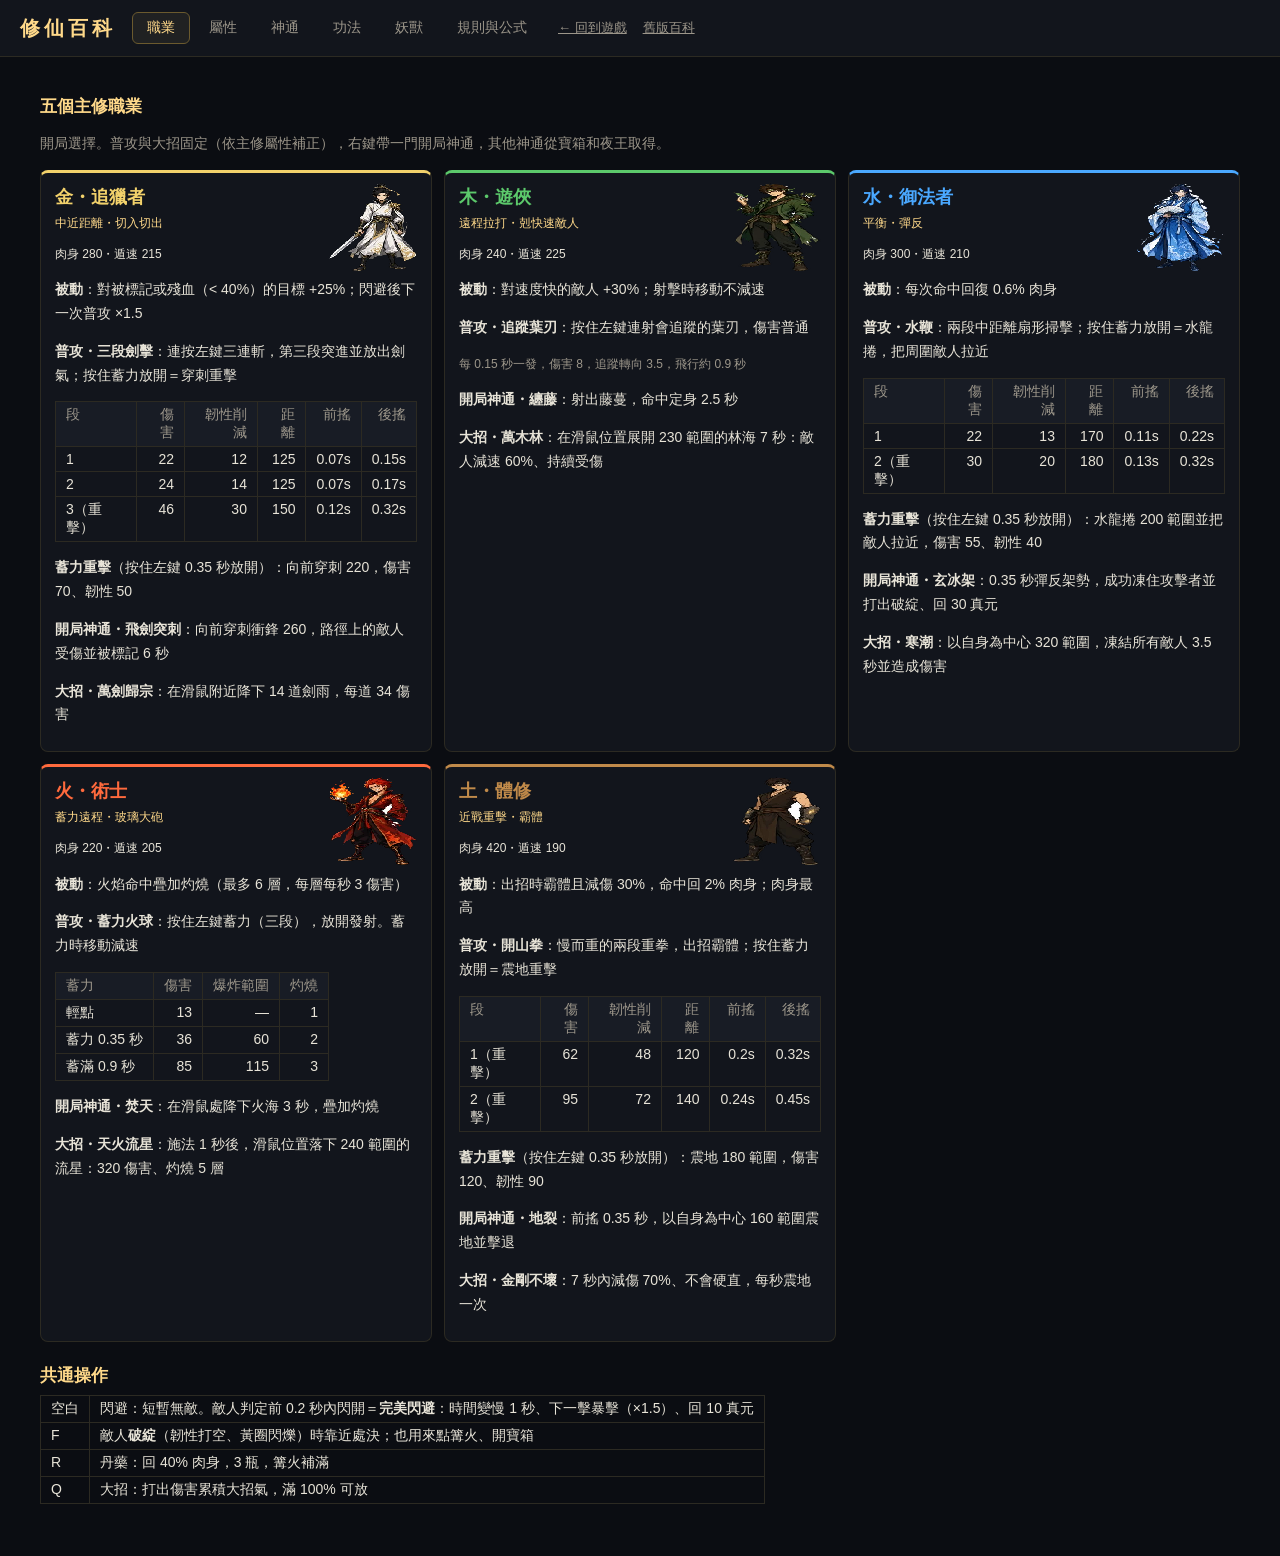
<file: wiki.html>
<!doctype html>
<html lang="zh-Hant">
<head>
<meta charset="utf-8">
<meta name="viewport" content="width=device-width, initial-scale=1">
<title>修仙百科</title>
<style>
  :root { --bg: #0b0d12; --panel: #12151c; --panel2: #181c25; --line: #2c2a22; --gold: #ffd98a; --text: #e8e4d8; --muted: #9c968a; }
  * { box-sizing: border-box; }
  html, body { overflow-x: hidden; }
  body { margin: 0; background: var(--bg); color: var(--text); font-family: "Microsoft JhengHei", "PingFang TC", "Noto Sans TC", sans-serif; font-size: 14px; }
  header { display: flex; align-items: center; gap: 16px; padding: 12px 20px; border-bottom: 1px solid var(--line); background: var(--panel); position: sticky; top: 0; z-index: 5; flex-wrap: wrap; }
  header h1 { margin: 0; font-size: 20px; color: var(--gold); letter-spacing: 4px; }
  header a { color: var(--muted); font-size: 13px; }
  nav { display: flex; gap: 4px; flex-wrap: wrap; }
  nav button { background: none; border: 1px solid transparent; color: var(--muted); padding: 6px 14px; border-radius: 6px; cursor: pointer; font: inherit; }
  nav button.on { color: var(--gold); border-color: #6b5a2e; background: rgba(255, 217, 138, .06); }
  main { padding: 16px 20px 40px; max-width: 1240px; margin: 0 auto; }
  section { display: none; } section.on { display: block; }
  h2 { color: var(--gold); font-size: 17px; margin: 22px 0 8px; }
  h3 { font-size: 15px; margin: 14px 0 6px; }
  p, li { line-height: 1.7; }
  .muted { color: var(--muted); } .small { font-size: 12px; }
  table { border-collapse: collapse; margin: 6px 0 12px; font-variant-numeric: tabular-nums; }
  th, td { border: 1px solid var(--line); padding: 4px 10px; text-align: left; vertical-align: top; }
  th { background: var(--panel2); color: var(--muted); font-weight: normal; }
  td.num, th.num { text-align: right; }
  .wrap { overflow-x: auto; }
  .formula { display: block; background: var(--panel2); border: 1px solid var(--line); border-radius: 4px; padding: 8px 12px; margin: 6px 0; white-space: pre-wrap; font-family: Consolas, monospace; }
  .cards { display: grid; grid-template-columns: repeat(auto-fill, minmax(300px, 1fr)); gap: 12px; }
  .card { background: var(--panel); border: 1px solid var(--line); border-top: 3px solid; border-radius: 8px; padding: 10px 14px; }
  .card h3 { margin: 2px 0 6px; font-size: 18px; }
  .card img { width: 88px; height: 88px; image-rendering: pixelated; float: right; }
  .tag { display: inline-block; border: 1px solid var(--line); border-radius: 10px; padding: 0 8px; font-size: 12px; margin: 2px 2px 0 0; color: var(--muted); }
  .move { font-size: 13px; margin: 3px 0; }
  .band { display: inline-block; width: 22px; color: var(--gold); }
  @media (max-width: 700px) { main { padding: 12px 16px 32px; } }
</style>
</head>
<body>
<header>
  <h1>修仙百科</h1>
  <nav id="tabs">
    <button data-t="cls" class="on">職業</button>
    <button data-t="attr">屬性</button>
    <button data-t="skill">神通</button>
    <button data-t="boon">功法</button>
    <button data-t="enemy">妖獸</button>
    <button data-t="rule">規則與公式</button>
  </nav>
  <a href="index.html">← 回到遊戲</a>
  <a href="wiki-legacy.html">舊版百科</a>
</header>
<main>
  <section id="cls" class="on"></section>
  <section id="attr"></section>
  <section id="skill"></section>
  <section id="boon"></section>
  <section id="enemy"></section>
  <section id="rule"></section>
</main>
<script type="module" src="src/v3/wiki3.js"></script>
</body>
</html>
</file>
